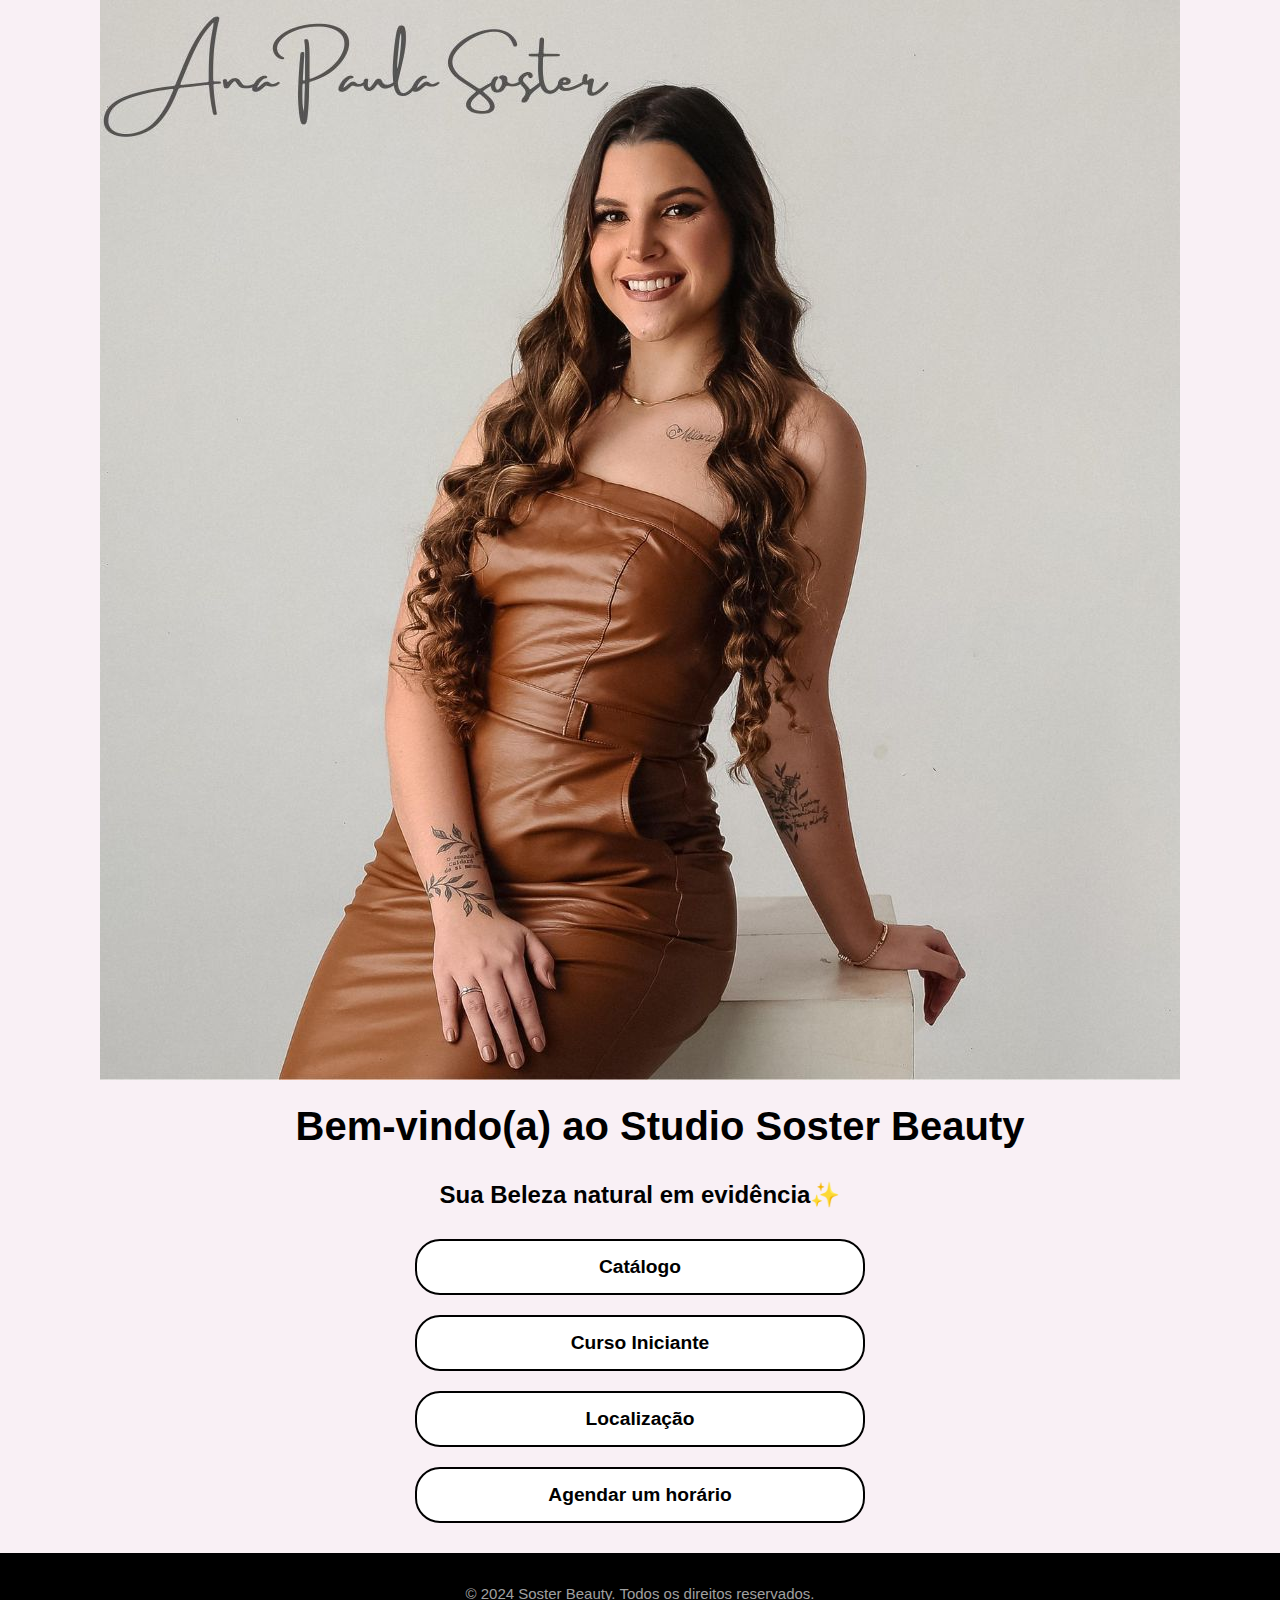
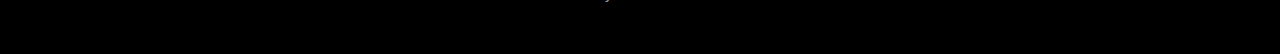
<file: index.html>
<!DOCTYPE html>
<html lang="pt-br">
<head>
    <meta charset="UTF-8">
    <meta name="viewport" content="width=device-width, initial-scale=1.0">
    <link rel="stylesheet" href="styles.css">
    <title>Soster Beauty</title>
</head>
<body>
    <div class="container">
        <div class="image-container">
            <img src="img/imagem principal.jpg" alt="Studio Ihozaki">
        </div>
        <div class="content">
            <h1>Bem-vindo(a) ao Studio Soster Beauty</h1>
        </div>
        

        <div class="container_informacoes">
            <p>Sua Beleza natural em evidência✨</p>
            <div class="buttons">
                <a href="catalogo.html" class="btn">Catálogo</a>
                <a href="cursos.html" class="btn">Curso Iniciante</a>
                <a href="https://www.google.com/search?q=rua+iru+590+vila+formosa&sca_esv=2f8623b159e229b7&sca_upv=1&sxsrf=ADLYWIIeixkY1vIWLlexrHf41ZsjPbnvuA%3A1727787520271&ei=APL7ZvmkEOTk1sQPq6etoAc&oq=rua+iru+590+&gs_lp=[base64]&sclient=gws-wiz-serp" class="btn">Localização</a>
                <a href="https://wa.link/2yntnn" class="btn">Agendar um horário</a>
            </div>
        </div>
    
    </div>
    


    <footer class="rodape">
        <div class="rodape_rodape">
        <p class="rodape_descricao"> &copy; 2024 Soster Beauty. Todos os direitos reservados.</p>
        </div>
    </footer>



    
    
</body>
</html>
</file>
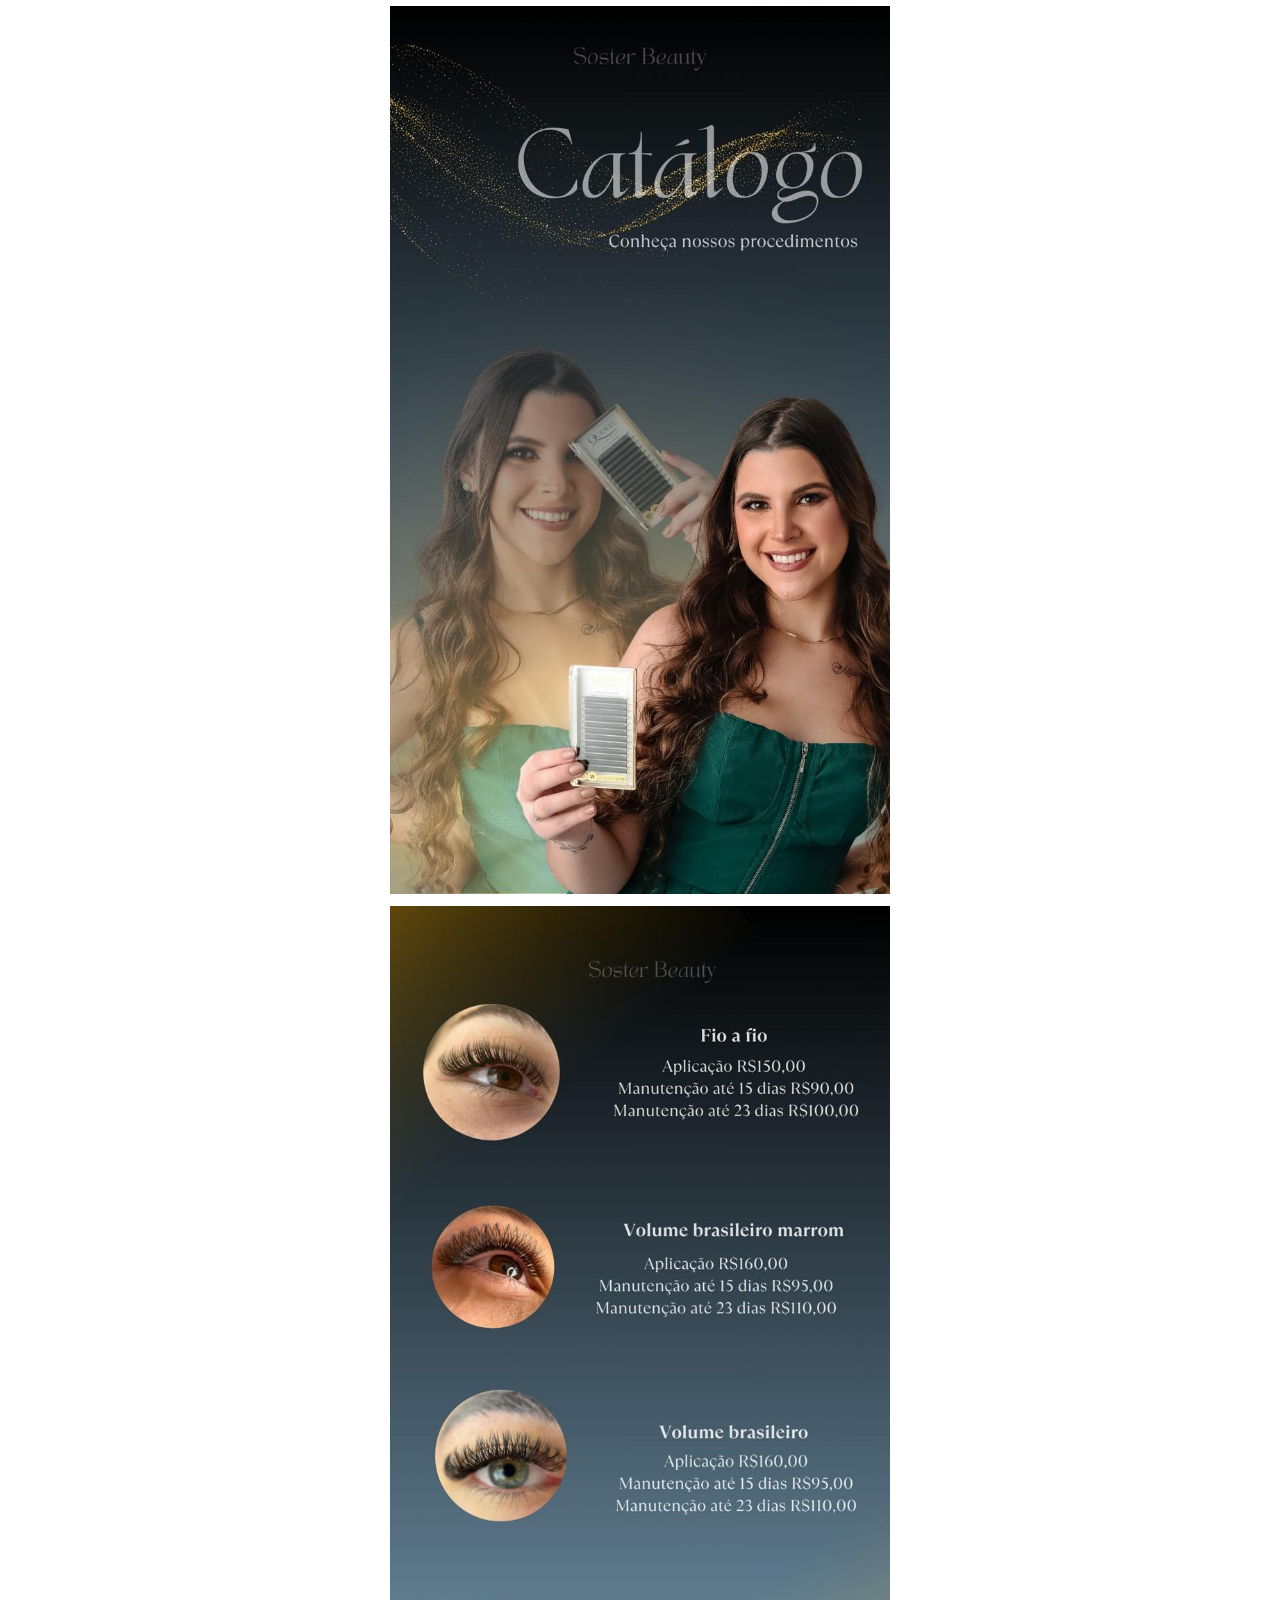
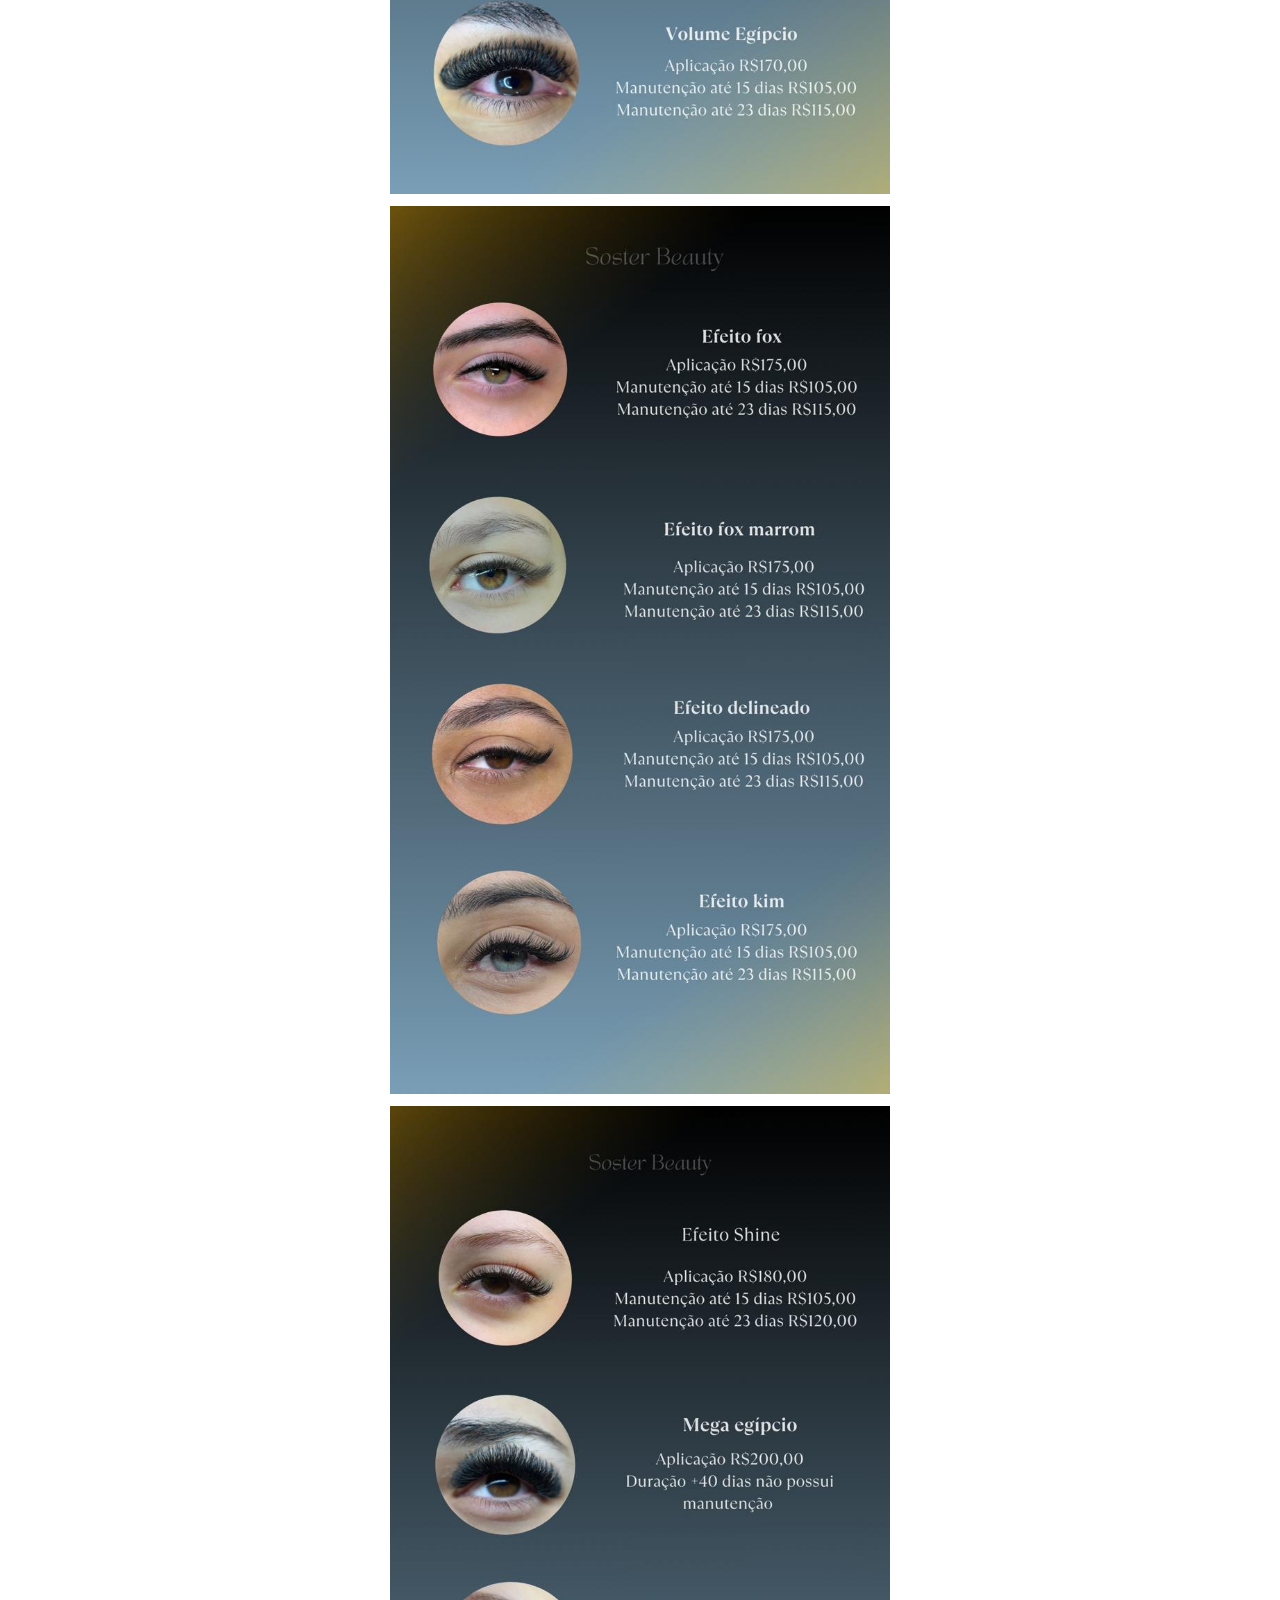
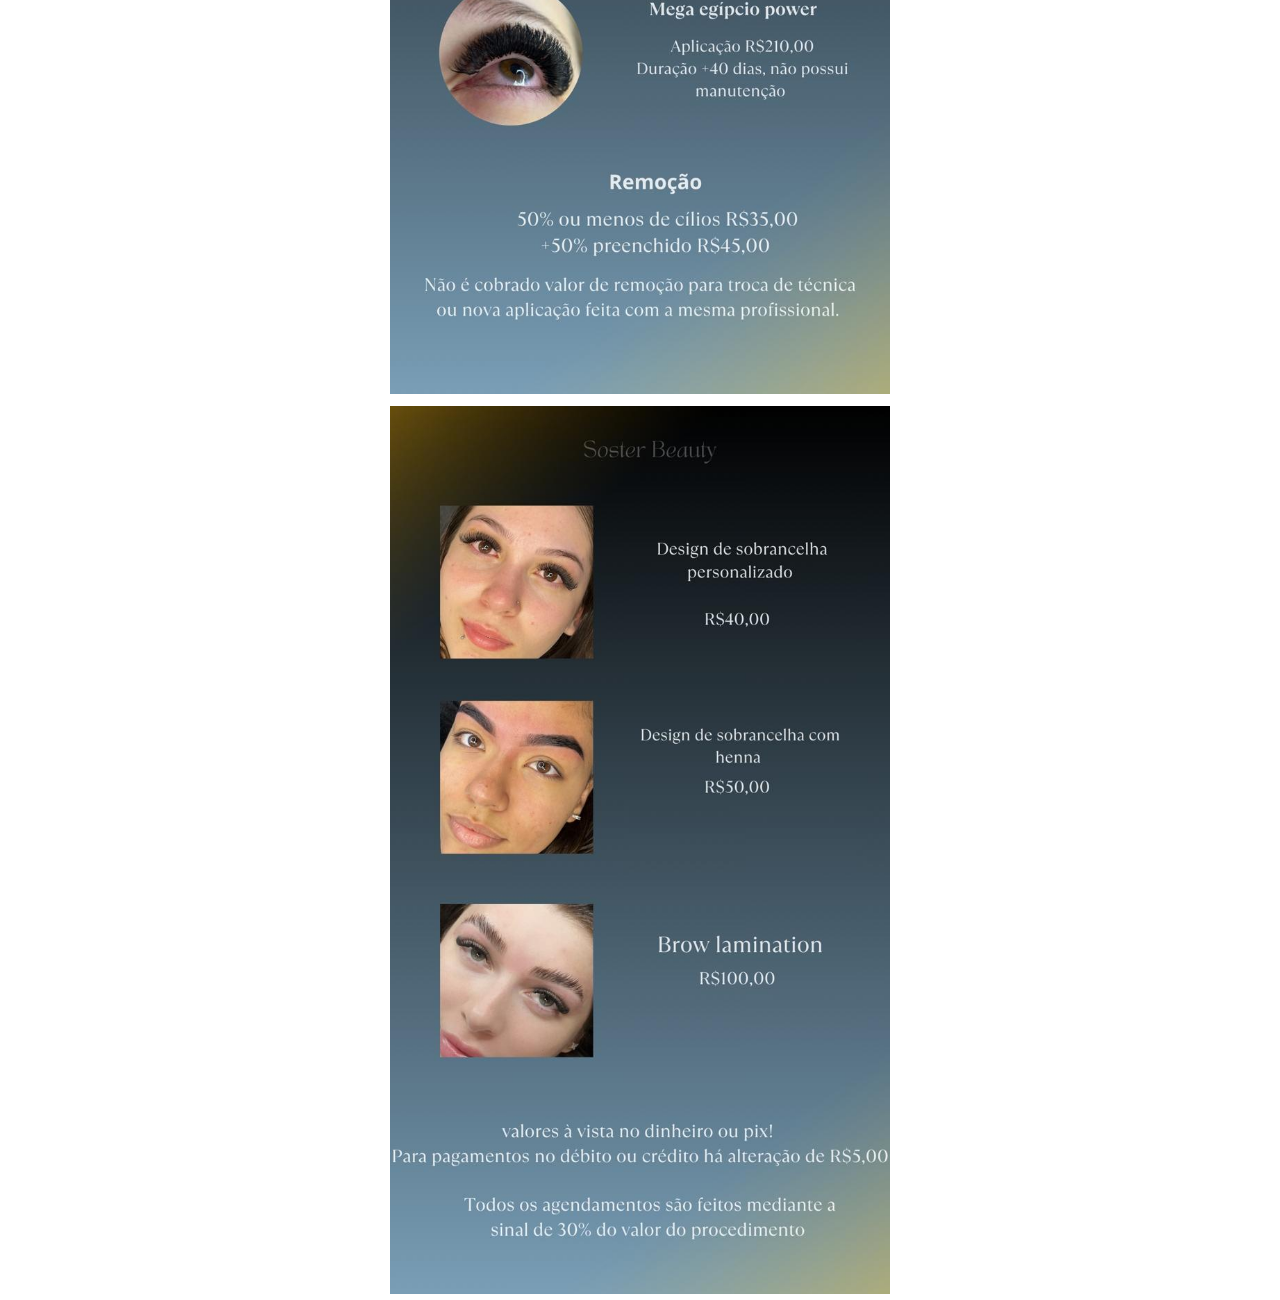
<file: catalogo.html>
<!DOCTYPE html>
<html lang="pt-br">
<head>
    <meta charset="UTF-8">
    <meta name="viewport" content="width=device-width, initial-scale=1.0">
    <link rel="stylesheet" href="catalogo.css">
    <title>Soster Beauty Catálogo</title>
</head>
<body class="catalogo">
<main>
    <div class="imagens_catalogo">
        <img class="catalogo_catalogo" src="pdf/catalogo1.jpeg" alt="catalogo1">
        <img class="catalogo_catalogo" src="pdf/catalogo2.jpeg" alt="catalogo1">
        <img class="catalogo_catalogo" src="pdf/catalogo3.jpeg" alt="catalogo1">
        <img class="catalogo_catalogo" src="pdf/catalogo4.jpeg" alt="catalogo1">
        <img class="catalogo_catalogo" src="pdf/catalogo5.jpeg" alt="catalogo1">
       
    </div>
</main>
</body>
</html>
</file>
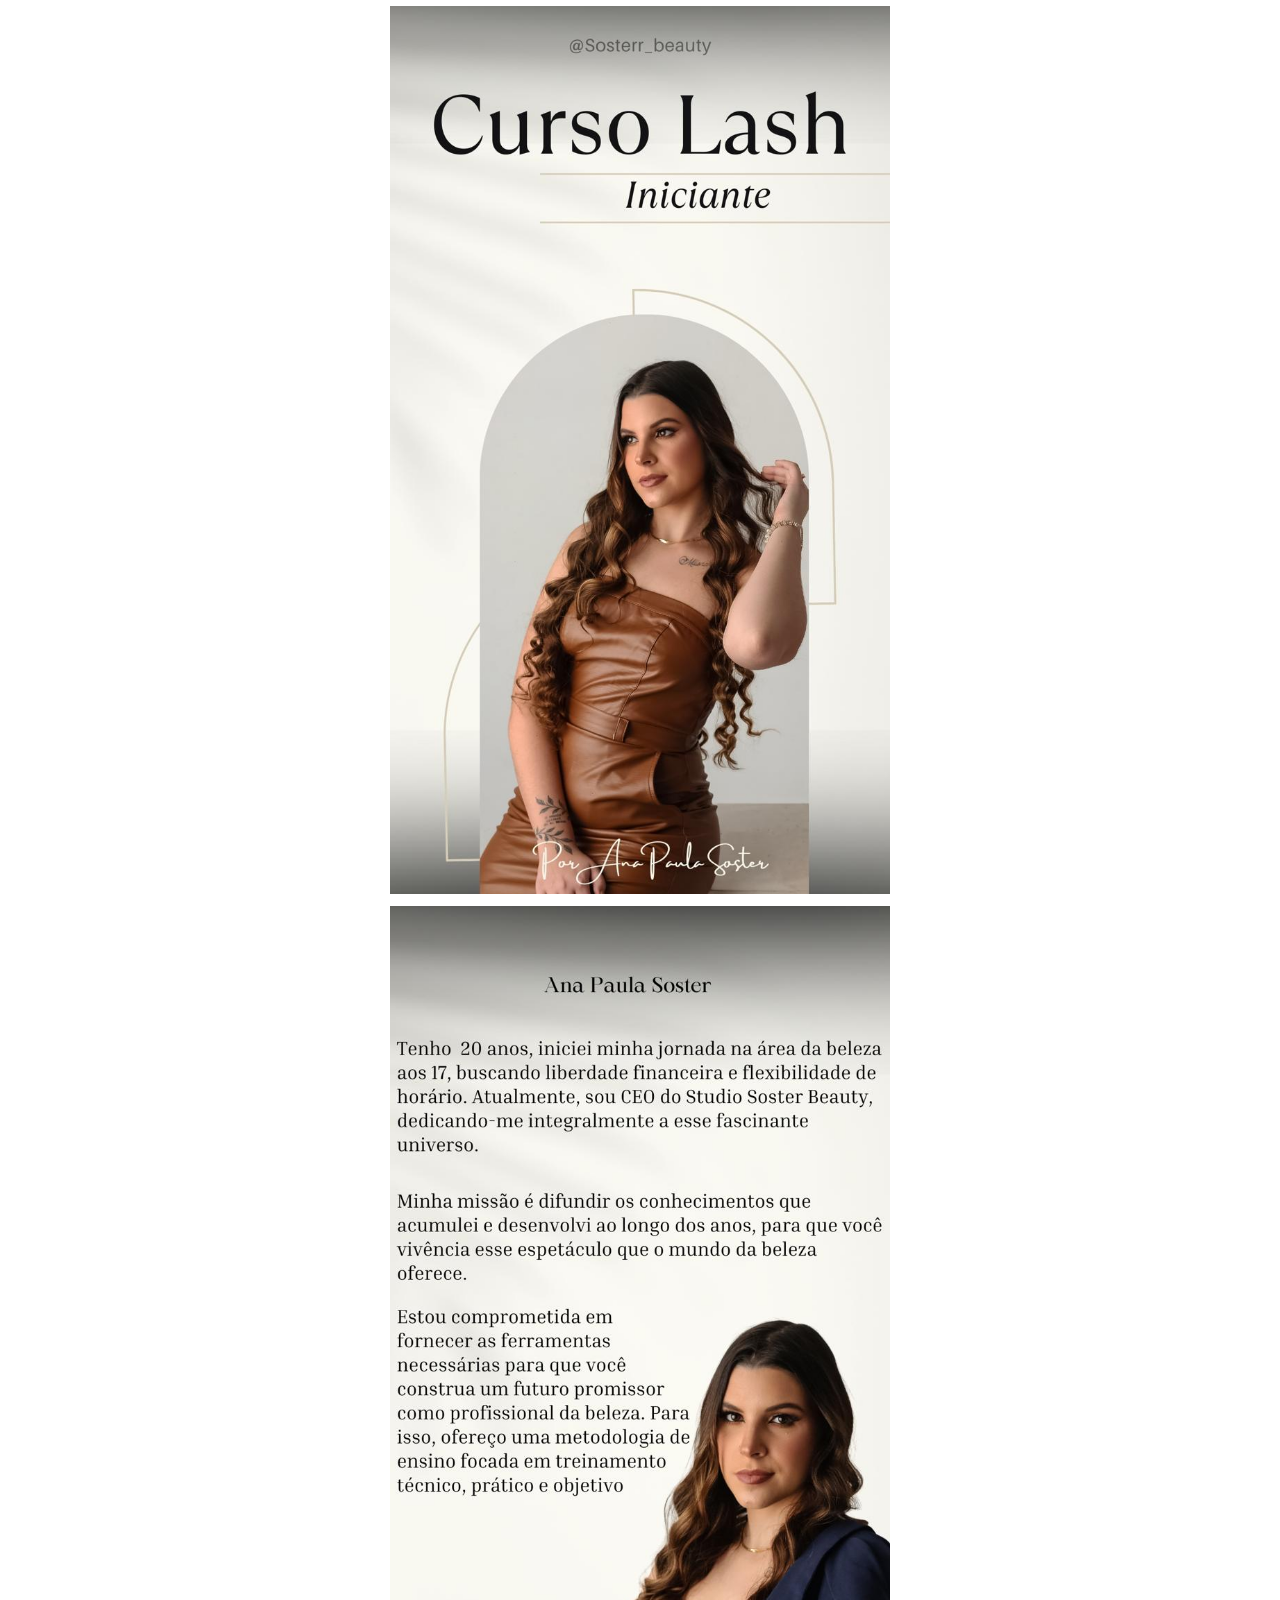
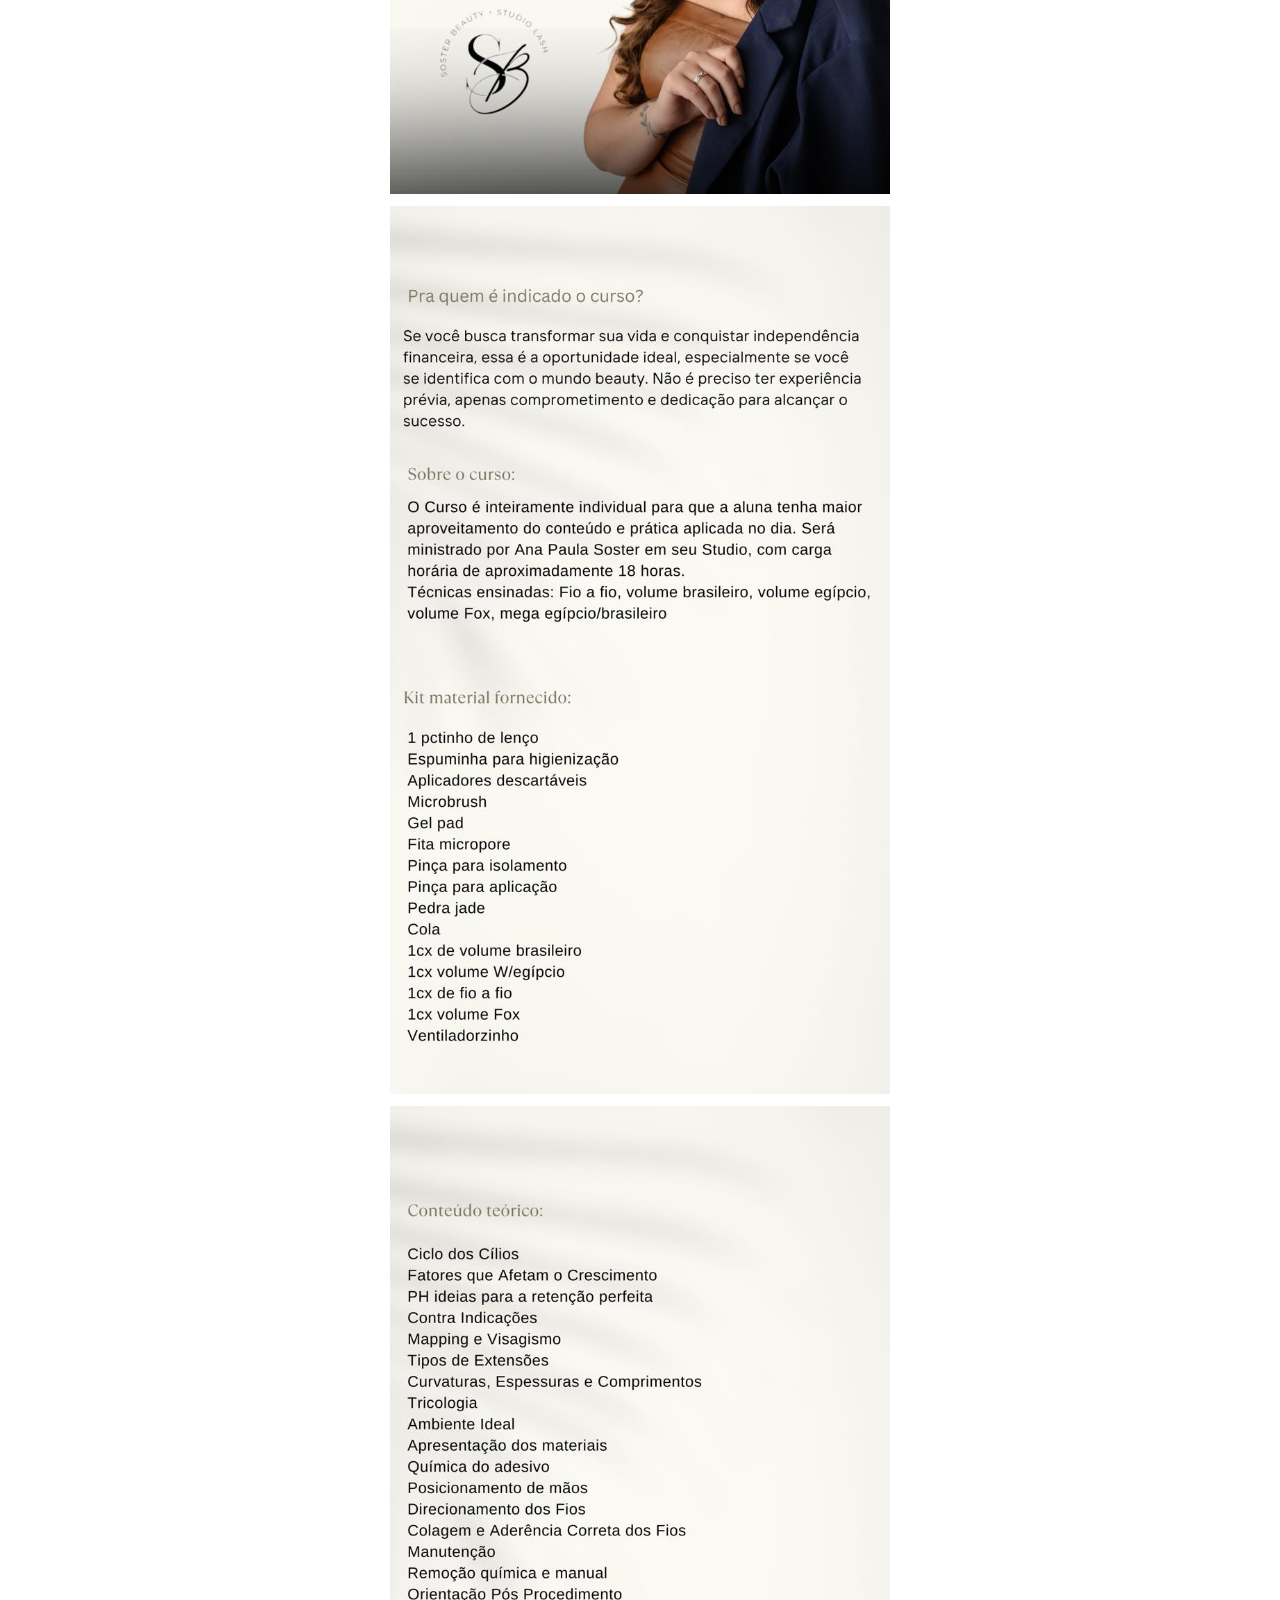
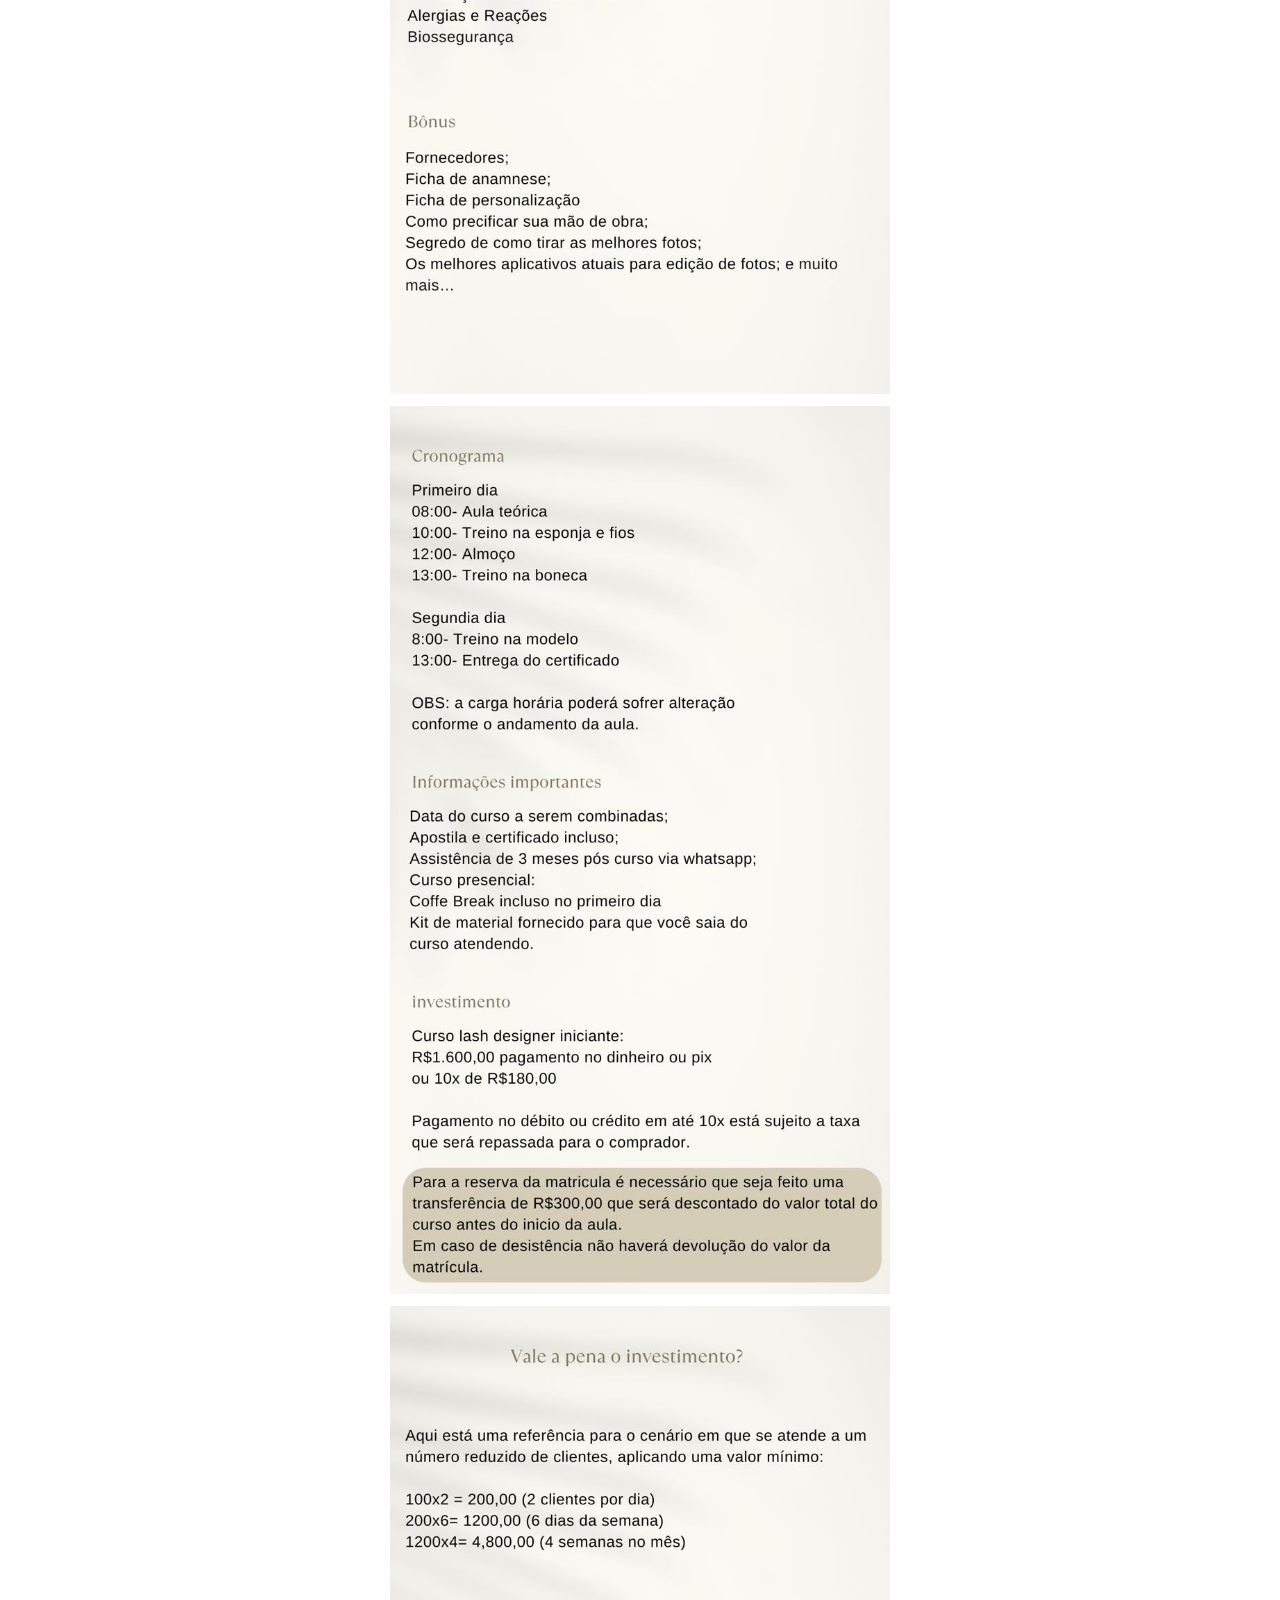
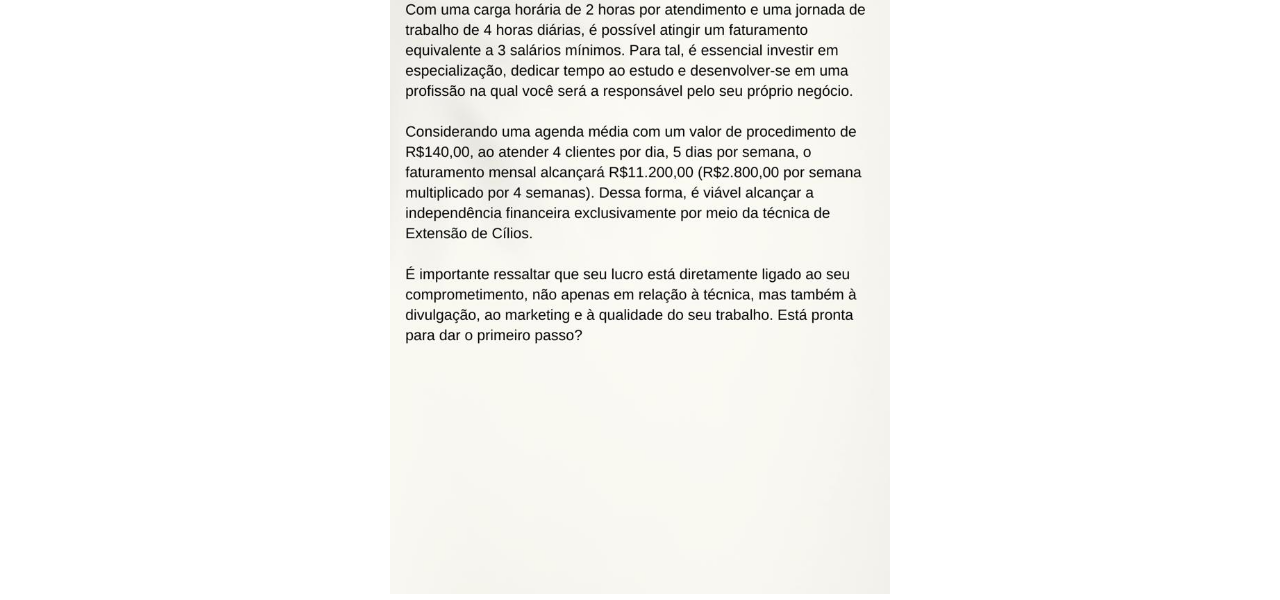
<file: cursos.html>
<!DOCTYPE html>
<html lang="pt-br">
<head>
    <meta charset="UTF-8">
    <meta name="viewport" content="width=device-width, initial-scale=1.0">
    <link rel="stylesheet" href="catalogo.css">
    <title>Soster Beauty Cursos</title>
</head>
<body class="catalogo">
<main>
    <div class="imagens_catalogo">
        <img class="catalogo_catalogo" src="pdf/curso1.jpeg" alt="curso1">
        <img class="catalogo_catalogo" src="pdf/curso2.jpeg" alt="curso2">
        <img class="catalogo_catalogo" src="pdf/curso3.jpeg" alt="curso3">
        <img class="catalogo_catalogo" src="pdf/curso4.jpeg" alt="curso4">
        <img class="catalogo_catalogo" src="pdf/curso5.jpeg" alt="curso5">
        <img class="catalogo_catalogo" src="pdf/curso6.jpeg" alt="curso6">
    </div>
</main>
</body>
</html>
</file>
<file: styles.css>
@import url(rodape.css);

@import url('https://fonts.googleapis.com/css2?family=Pacifico&display=swap');

:root{
    --cor-preto: #000000;
    --cor-branco: #ffff;
    --cor-cinza: #a0a0a0;
}

* {
    margin: 0;
    padding: 0;
    box-sizing: border-box;
}

body {
    font-family: Arial, sans-serif;
    background-color: #f9f0f5;

}

.ana{
    color: var(--cor-preto);
    font-size: 25px;
    font-weight: 400;
    font-family: "Pacifico", cursive;
}

.container {
    
    margin: 0;
    text-align: center;
   
}

.image-container img {
    width: 100%;
    height: auto;
}

.content {
    margin-top: 20px;
}



.container_informacoes{
    margin: 2em 0 0 0;
    text-align: center;
}


.content {
    margin-top: 20px;
}

h1 {
    padding: 0 0.5em;
    text-align: start;
    font-size: 1.5rem;
    color: var(--cor-preto);
    font-weight: 750;
    margin-bottom: 10px;
    margin: 0 0 0 1em;
}

p {
    font-size: 1.2rem;
    font-weight: 600;
    color: #000000;
    margin-bottom: 20px;
}

.buttons {
    display: flex;
    flex-direction: column;
}

.btn {
    display: block;
    padding: 15px 20px;
    margin: 10px 35px;
    background-color: #fff;
    color: var(--cor-preto);
    border: 2px solid var(--cor-preto);
    border-radius: 25px;
    text-decoration: none;
    font-size: 1rem;
    font-weight: bold;
    transition: background-color 0.3s, color 0.3s;
}

.btn:hover {
    background-color: var(--cor-preto);
    color: #fff;
}


/* Estilos para tablets (largura mínima de 768px) */
@media (min-width: 768px) {
    .container {
        display: flex;
        flex-direction: column;
        justify-content: center;
        align-items: center;    
    }

    h1 {
        font-size: 2rem;
    }

    .btn {
        font-size: 1.2rem;
        margin: 15px 50px;
        width: 450px;
    }

    .buttons {
        flex-direction: column;
        justify-content: center;
    }
}

/* Estilos para computadores (largura mínima de 1024px) */
@media (min-width: 1024px) {
    .container {
        max-width: none;
        display: flex;
        flex-direction: column;
        justify-content: center;
        align-items: center;    

    }

    

    h1 {
        font-size: 2.5rem;
    }

    p {
        font-size: 1.5rem;
    }

    .btn {
        font-size: 1.2rem;
        margin: 15px 60px;
        width: 450px;
    }

    .buttons {
        flex-direction: column;
        justify-content: center;
    }

    .btn {
        margin: 10px 15px;
    }

}
</file>
<file: catalogo.css>
* {
    margin: 0;
    padding: 0;
    box-sizing: border-box;
}

body, html {
    height: 100%;
}

.imagens_catalogo {
    display: flex;
    flex-direction: column;
}

.catalogo_catalogo {
    width: 100vw;  /* Largura da tela */
    height: auto; /* Altura da tela */
    object-fit: contain; /* Ajusta a imagem para cobrir toda a área sem distorcer */
}

/* Estilos para tablets (largura mínima de 768px) */
@media (min-width: 768px) {
    body, html {
        height: 100%;
    }
    
    .imagens_catalogo {
        display: flex;
        flex-direction: column;
        justify-content: center;
        align-items: center;
    }
    
    .catalogo_catalogo {
        width: 500px;  /* Largura da tela */
        height: 100vh; /* Altura da tela */
        
    }
}

/* Estilos para computadores (largura mínima de 1024px) */
@media (min-width: 1024px) {
    body, html {
        height: 100%;
    }
    
    .imagens_catalogo {
        display: flex;
        flex-direction: column;
        justify-content: center;
        align-items: center;
    }
    
    .catalogo_catalogo {
        width: 500px;  /* Largura da tela */
        height: 100vh; /* Altura da tela */
        
    }

}
</file>
